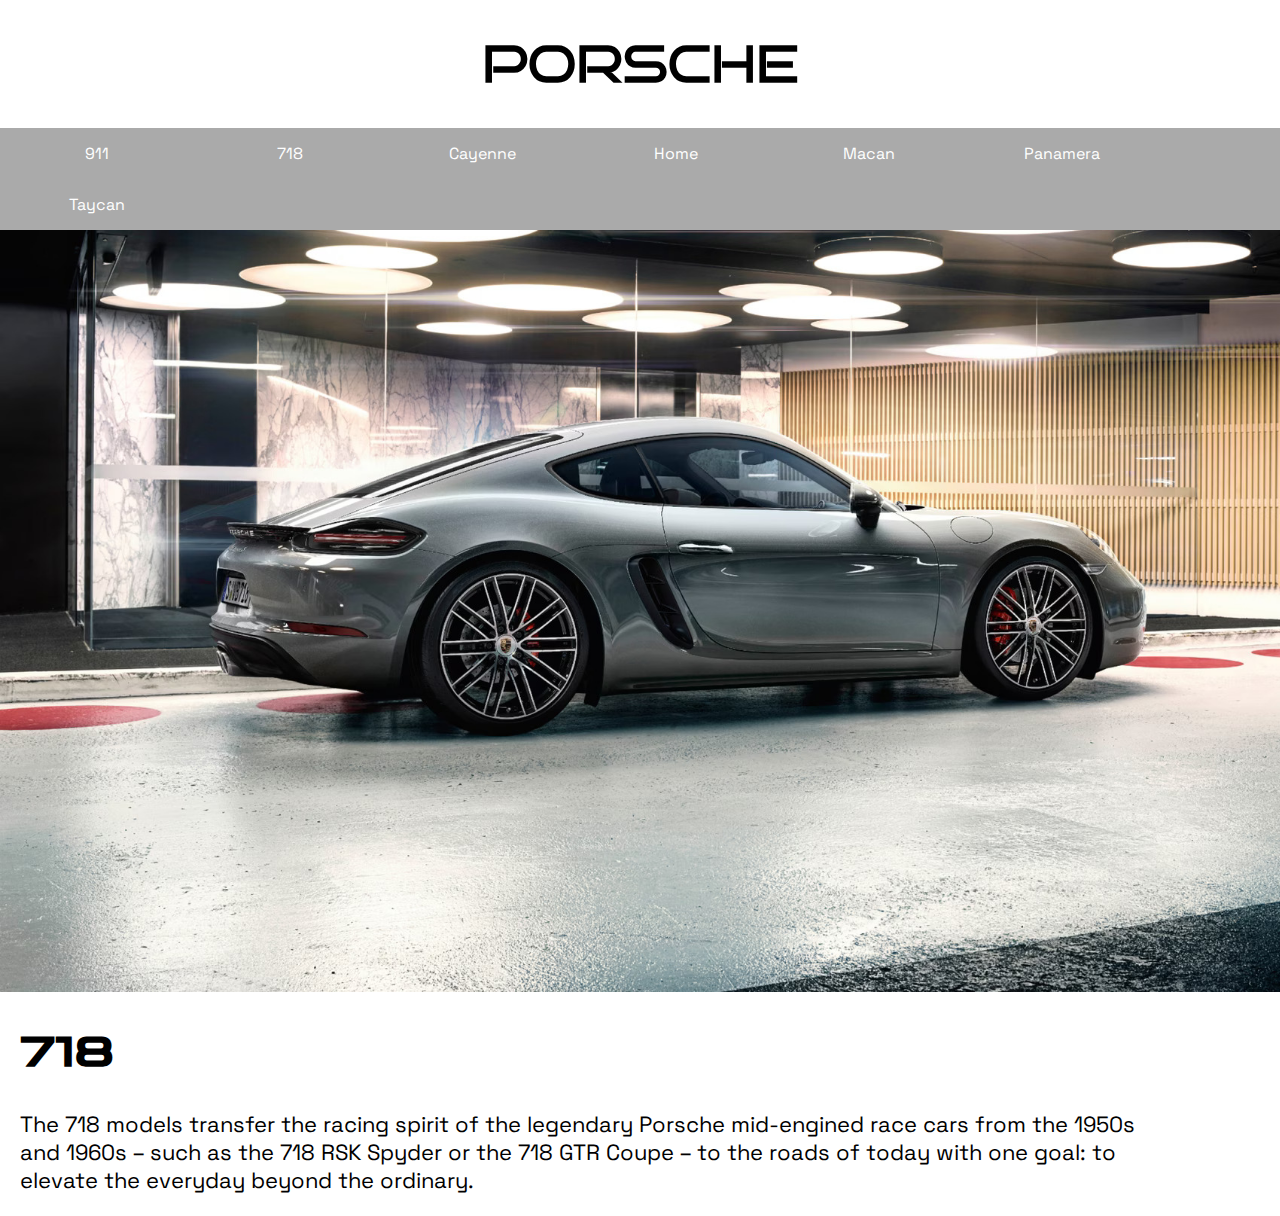
<file: CSS/718.html>
<!DOCTYPE html>
<html>
    <head>
        <link href='https://fonts.googleapis.com/css?family=Bruno Ace' rel='stylesheet'>
        <link href='https://fonts.googleapis.com/css?family=Space Grotesk' rel='stylesheet'>
        <link href='https://fonts.googleapis.com/css?family=Zen Dots' rel='stylesheet'>
        <title>Porsche Centre</title>
        <style>
            h1{
                text-align: center;
                font-family: 'Bruno Ace'; font-size: 50px;
            }
            h2{
                font-family: 'Zen Dots'; font-size: 40px;
            }
            body{
                margin:0px;
            }
            img{
                margin: 0px;
                width: 1355px;
            }
            main{
                margin-left: 20px;
                margin-right: 100px;
            }
            .navbar a{
                width:163px;
                color:white;
                font-family: 'Space Grotesk';
                text-decoration:none;
                padding:15px;
                display:block;
                text-align: center;
            }
            .navbar{
                justify-content: center;
            }
            a:hover{
                background-color:rgb(99, 99, 99);
            }
            .navbar ul{
                list-style-type:none ;
                background-color: rgb(170, 170, 170);
                padding: 0px;
                margin: 0px;
                overflow: hidden;
            }
            .navbar li{
                float:left;
            }
            p{
                font-family: 'Space Grotesk'; font-size: 22px;
            }
        </style>
    </head>
    <body>
        <header>
            <h1>PORSCHE</h1>
            <nav class="navbar">
                <ul>
                <li><a href="911.html">911</a></li>
                <li><a href="718.html">718</a></li>
                <li><a href="Cayenne.html">Cayenne</a></li>
                <li><a href="Home.html">Home</a></li>
                <li><a href="Macan.html">Macan</a></li>
                <li><a href="Panamera.html">Panamera</a></li>
                <li><a href="Taycan.html">Taycan</a></li>
                </ul>
            </nav>
        </header>

        <img src = "filters_format(avif).jpg">
        <main>
        <section class="718">
        <h2>718</h2>
        <p class="718">
        The 718 models transfer the racing spirit of the legendary Porsche mid-engined race cars from the 1950s and 1960s – such as the 718 RSK Spyder or the 718 GTR Coupe – to the roads of today with one goal: to elevate the everyday beyond the ordinary.
        </p>
        </section>
        </main>
    </body>
</html>
</file>
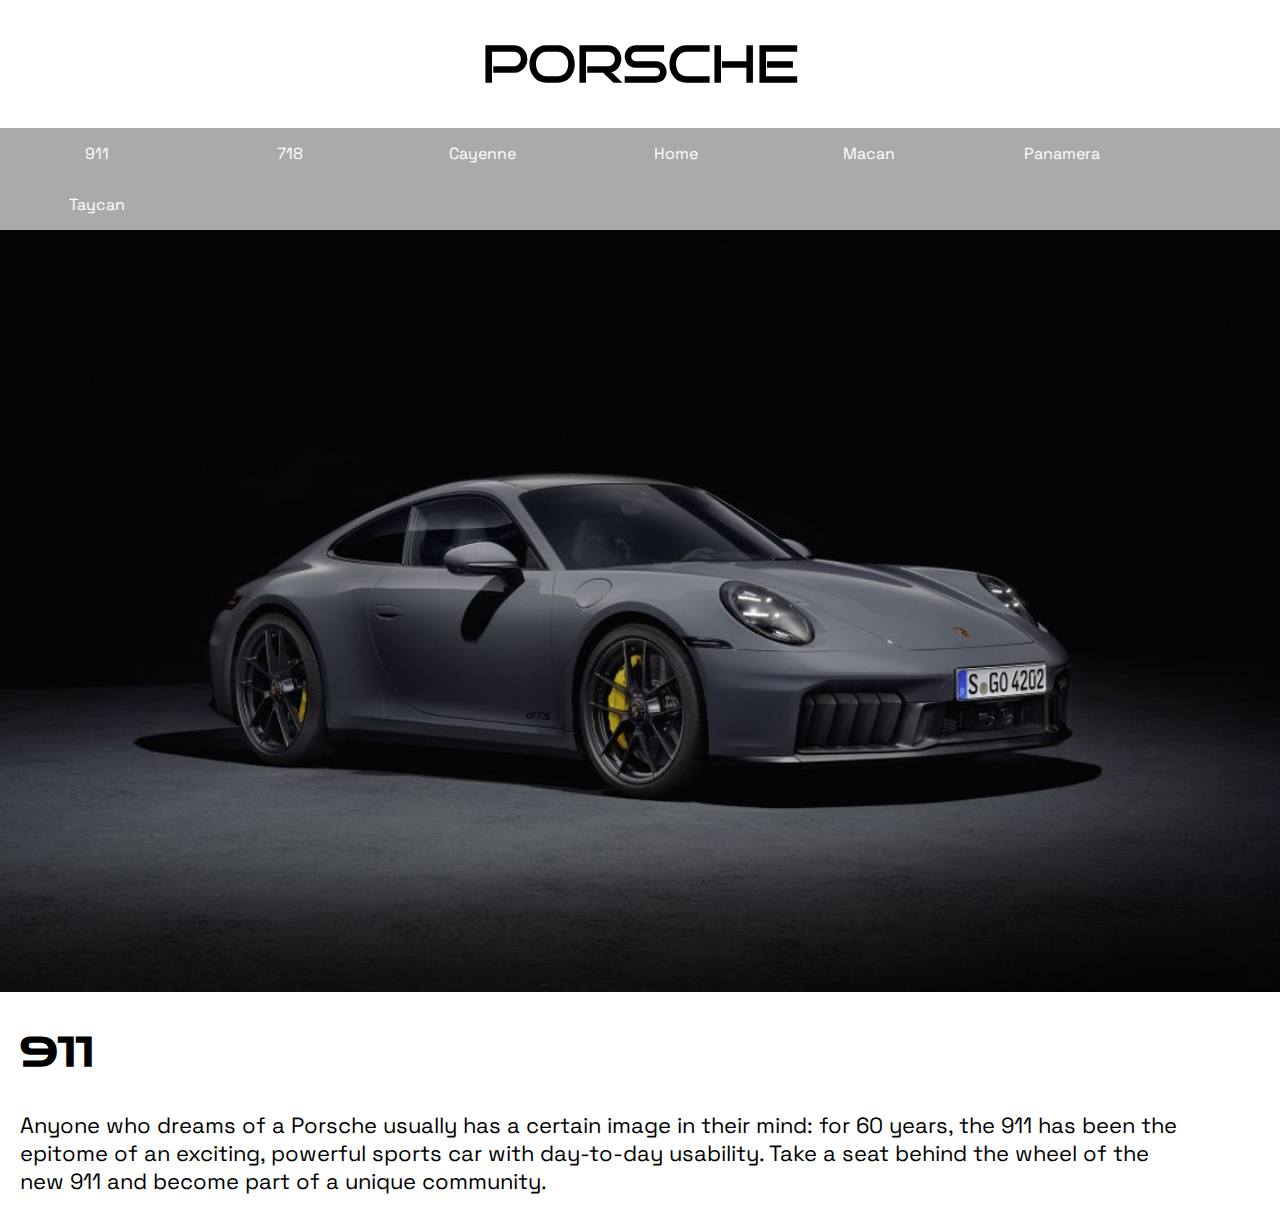
<file: CSS/911.html>
<!DOCTYPE html>
<html>
    <head>
        <link href='https://fonts.googleapis.com/css?family=Bruno Ace' rel='stylesheet'>
        <link href='https://fonts.googleapis.com/css?family=Space Grotesk' rel='stylesheet'>
        <link href='https://fonts.googleapis.com/css?family=Zen Dots' rel='stylesheet'>
        <title>Porsche Centre</title>
        <style>
            h1{
                text-align: center;
                font-family: 'Bruno Ace'; font-size: 50px;
            }
            h2{
                font-family: 'Zen Dots'; font-size: 40px;
            }
            body{
                margin:0px;
            }
            img{
                margin: 0px;
                width: 1355px;
            }
            main{
                margin-left: 20px;
                margin-right: 100px;
            }
            .navbar a{
                width:163px;
                color:white;
                font-family: 'Space Grotesk';
                text-decoration:none;
                padding:15px;
                display:block;
                text-align: center;
            }
            .navbar{
                justify-content: center;
            }
            a:hover{
                background-color:rgb(99, 99, 99);
            }
            .navbar ul{
                list-style-type:none ;
                background-color: rgb(170, 170, 170);
                padding: 0px;
                margin: 0px;
                overflow: hidden;
            }
            .navbar li{
                float:left;
            }
            p{
                font-family: 'Space Grotesk'; font-size: 22px;
            }
        </style>
    </head>
    <body>
        <header>
            <h1>PORSCHE</h1>
            <nav class="navbar">
                <ul>
                <li><a href="911.html">911</a></li>
                <li><a href="718.html">718</a></li>
                <li><a href="Cayenne.html">Cayenne</a></li>
                <li><a href="Home.html">Home</a></li>
                <li><a href="Macan.html">Macan</a></li>
                <li><a href="Panamera.html">Panamera</a></li>
                <li><a href="Taycan.html">Taycan</a></li>
                </ul>
            </nav>
        </header>

        <img src = "202405291511-main.cropped_1716970265.jpg">
        <main>
        <section class="911">
        <h2>911</h2>
        <p class="911">
        Anyone who dreams of a Porsche usually has a certain image in their mind: for 60 years, the 911 has been the epitome of an exciting, powerful sports car with day-to-day usability. Take a seat behind the wheel of the new 911 and become part of a unique community.
        </p>
        </section>
        </main>
    </body>
</html>
</file>
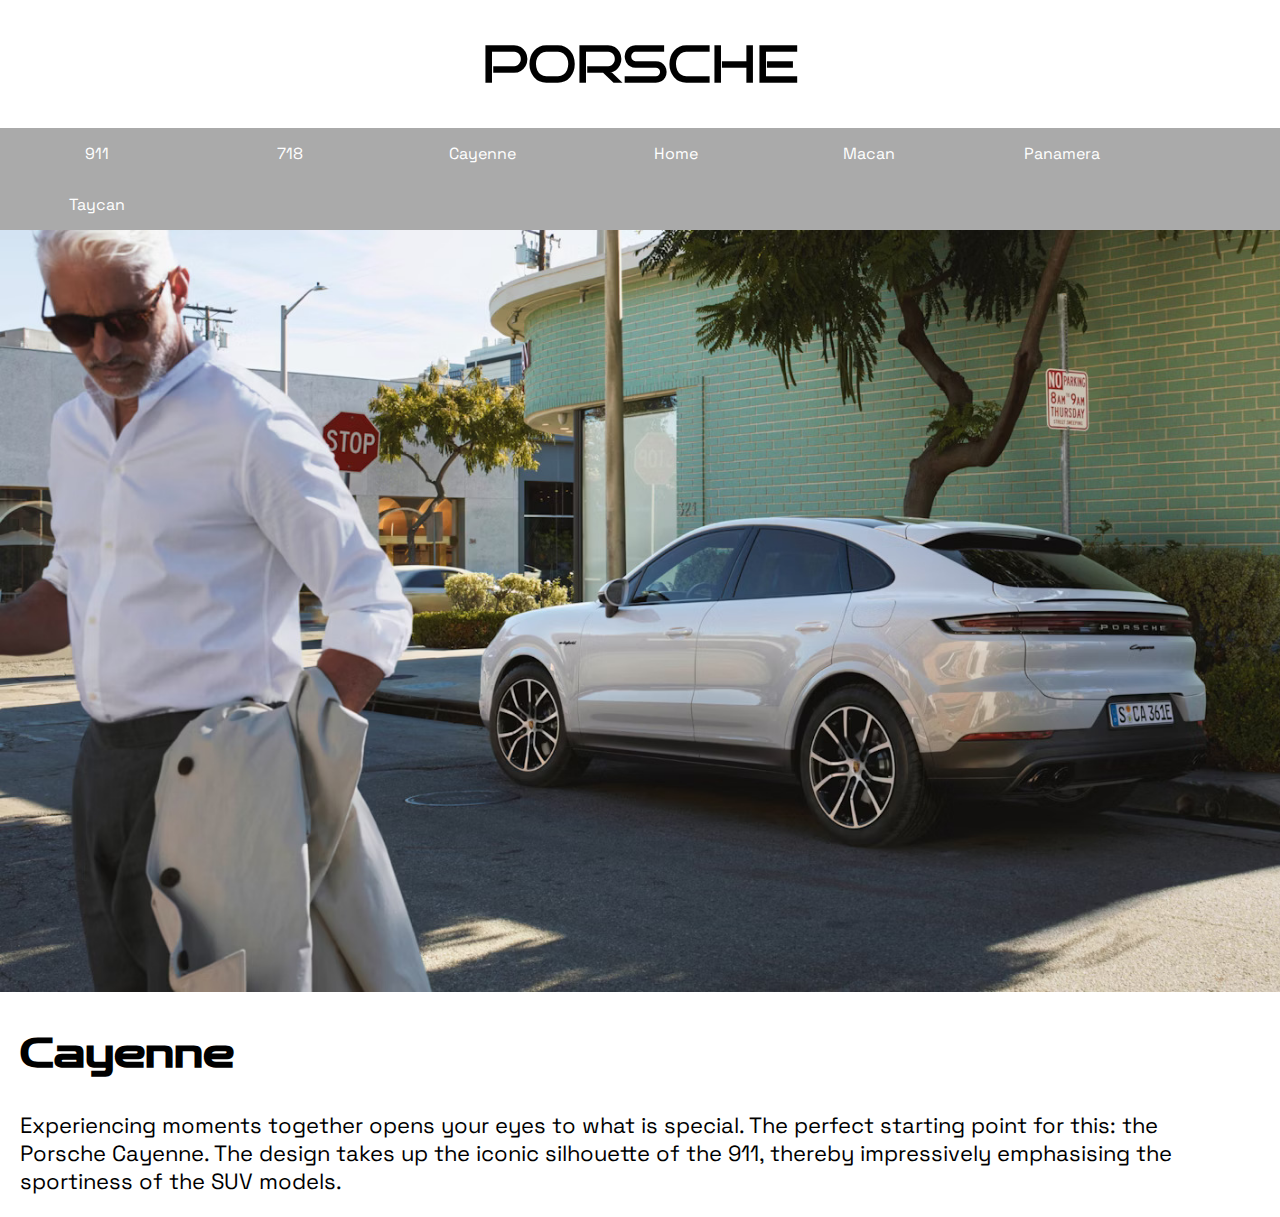
<file: CSS/Cayenne.html>
<!DOCTYPE html>
<html>
    <head>
        <link href='https://fonts.googleapis.com/css?family=Bruno Ace' rel='stylesheet'>
        <link href='https://fonts.googleapis.com/css?family=Space Grotesk' rel='stylesheet'>
        <link href='https://fonts.googleapis.com/css?family=Zen Dots' rel='stylesheet'>
        <title>Porsche Centre</title>
        <style>
            h1{
                text-align: center;
                font-family: 'Bruno Ace'; font-size: 50px;
            }
            h2{
                font-family: 'Zen Dots'; font-size: 40px;
            }
            body{
                margin:0px;
            }
            img{
                margin: 0px;
                width: 1355px;
            }
            main{
                margin-left: 20px;
                margin-right: 100px;
            }
            .navbar a{
                width:163px;
                color:white;
                font-family: 'Space Grotesk';
                text-decoration:none;
                padding:15px;
                display:block;
                text-align: center;
            }
            .navbar{
                justify-content: center;
            }
            a:hover{
                background-color:rgb(99, 99, 99);
            }
            .navbar ul{
                list-style-type:none ;
                background-color: rgb(170, 170, 170);
                padding: 0px;
                margin: 0px;
                overflow: hidden;
            }
            .navbar li{
                float:left;
            }
            p{
                font-family: 'Space Grotesk'; font-size: 22px;
            }
        </style>
    </head>
    <body>
        <header>
            <h1>PORSCHE</h1>
            <nav class="navbar">
                <ul>
                <li><a href="911.html">911</a></li>
                <li><a href="718.html">718</a></li>
                <li><a href="Cayenne.html">Cayenne</a></li>
                <li><a href="Home.html">Home</a></li>
                <li><a href="Macan.html">Macan</a></li>
                <li><a href="Panamera.html">Panamera</a></li>
                <li><a href="Taycan.html">Taycan</a></li>
                </ul>
            </nav>
        </header>

        <img src = "4E5FACEB7B784775B4F577498069C610_C6CA628F18634D29B4B2507E3DFEF26F_CY24J5OOX0007-cayenne-e-hybrid-coupe-parked.jpg">
        <main>
        <section class="Cayenne">
        <h2>Cayenne</h2>
        <p class="Cayenne">
        Experiencing moments together opens your eyes to what is special. The perfect starting point for this: the Porsche Cayenne. The design takes up the iconic silhouette of the 911, thereby impressively emphasising the sportiness of the SUV models.
        </p>
        </section>
        </main>
    </body>
</html>
</file>
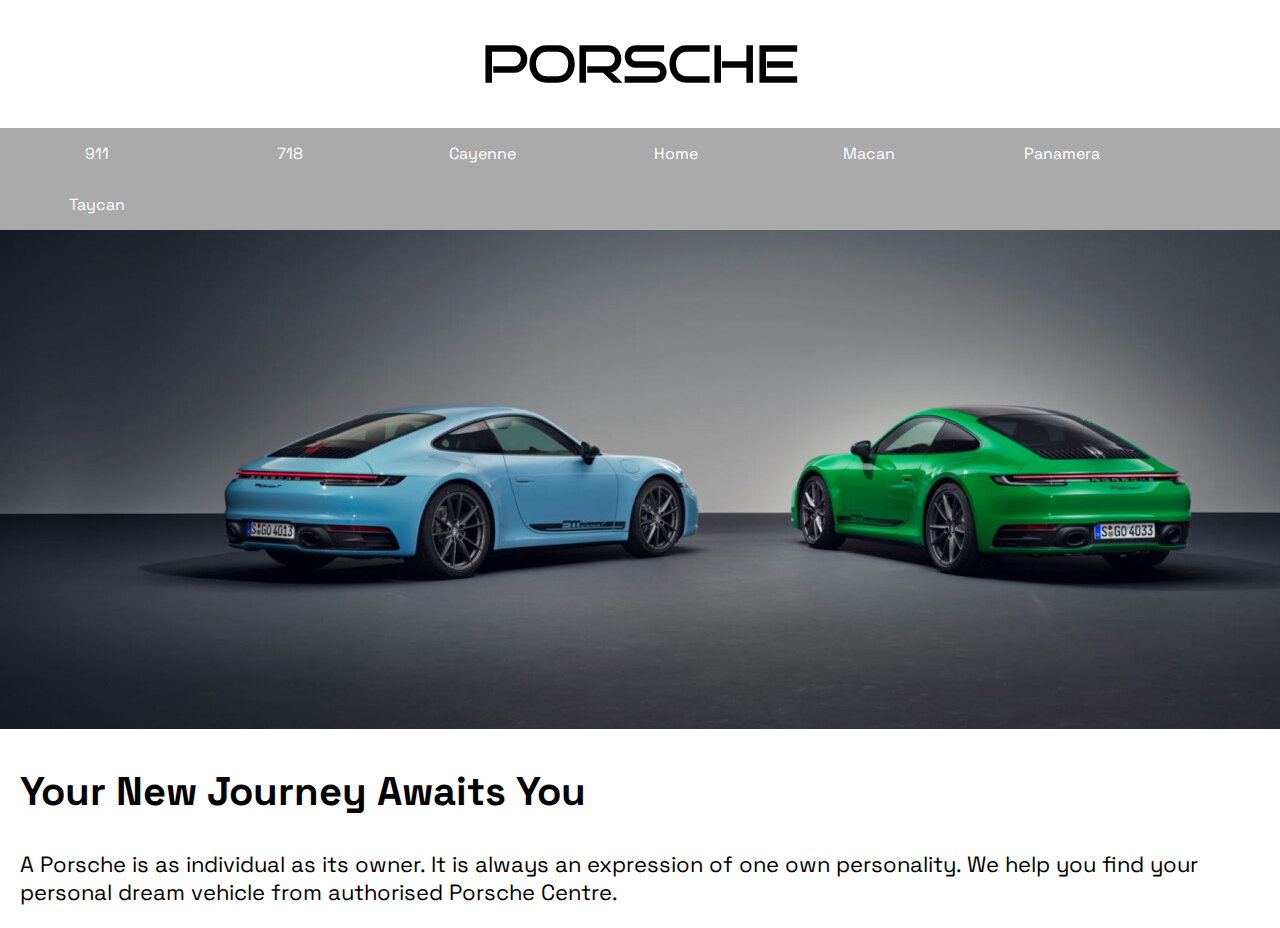
<file: CSS/Home.html>
<!DOCTYPE html>
<html>
    <head>
        <link href='https://fonts.googleapis.com/css?family=Bruno Ace' rel='stylesheet'>
        <link href='https://fonts.googleapis.com/css?family=Space Grotesk' rel='stylesheet'>
        <title>Porsche Centre</title>
        <style>
            h1{
                text-align: center;
                font-family: 'Bruno Ace'; font-size: 50px;
            }
            h2{
                font-family: 'Space Grotesk'; font-size: 40px;
            }
            body{
                margin:0px;
            }
            img{
                margin: 0px;
            }
            main{
                margin-left: 20px;
                margin-right: 20px;
            }
            .navbar a{
                width:163px;
                color:white;
                font-family: 'Space Grotesk';
                text-decoration:none;
                padding:15px;
                display:block;
                text-align: center;
            }
            .navbar{
                justify-content: center;
            }
            a:hover{
                background-color:rgb(99, 99, 99);
            }
            .navbar ul{
                list-style-type:none ;
                background-color: rgb(170, 170, 170);
                padding: 0px;
                margin: 0px;
                overflow: hidden;
            }
            .navbar li{
                float:left;
            }
            p{
                font-family: 'Space Grotesk'; font-size: 22px;
            }
        </style>
    </head>
    <body>
        <header>
            <h1>PORSCHE</h1>
            <nav class="navbar">
                <ul>
                <li><a href="911.html">911</a></li>
                <li><a href="718.html">718</a></li>
                <li><a href="Cayenne.html">Cayenne</a></li>
                <li><a href="Home.html">Home</a></li>
                <li><a href="Macan.html">Macan</a></li>
                <li><a href="Panamera.html">Panamera</a></li>
                <li><a href="Taycan.html">Taycan</a></li>
                </ul>
            </nav>
        </header>

        <img src = "ZMWLoZLI35Xosl7PfgpZ821sGG0UFL4rTWoC7ztr.jpg">
        <main>
        <section class="Home">
        <h2>Your New Journey Awaits You</h2>
        <p class="Home">
        A Porsche is as individual as its owner. It is always an expression of one own personality. We help you find your personal dream vehicle from authorised Porsche Centre.
        </p>
        </section>
        </main>
    </body>
</html>
</file>
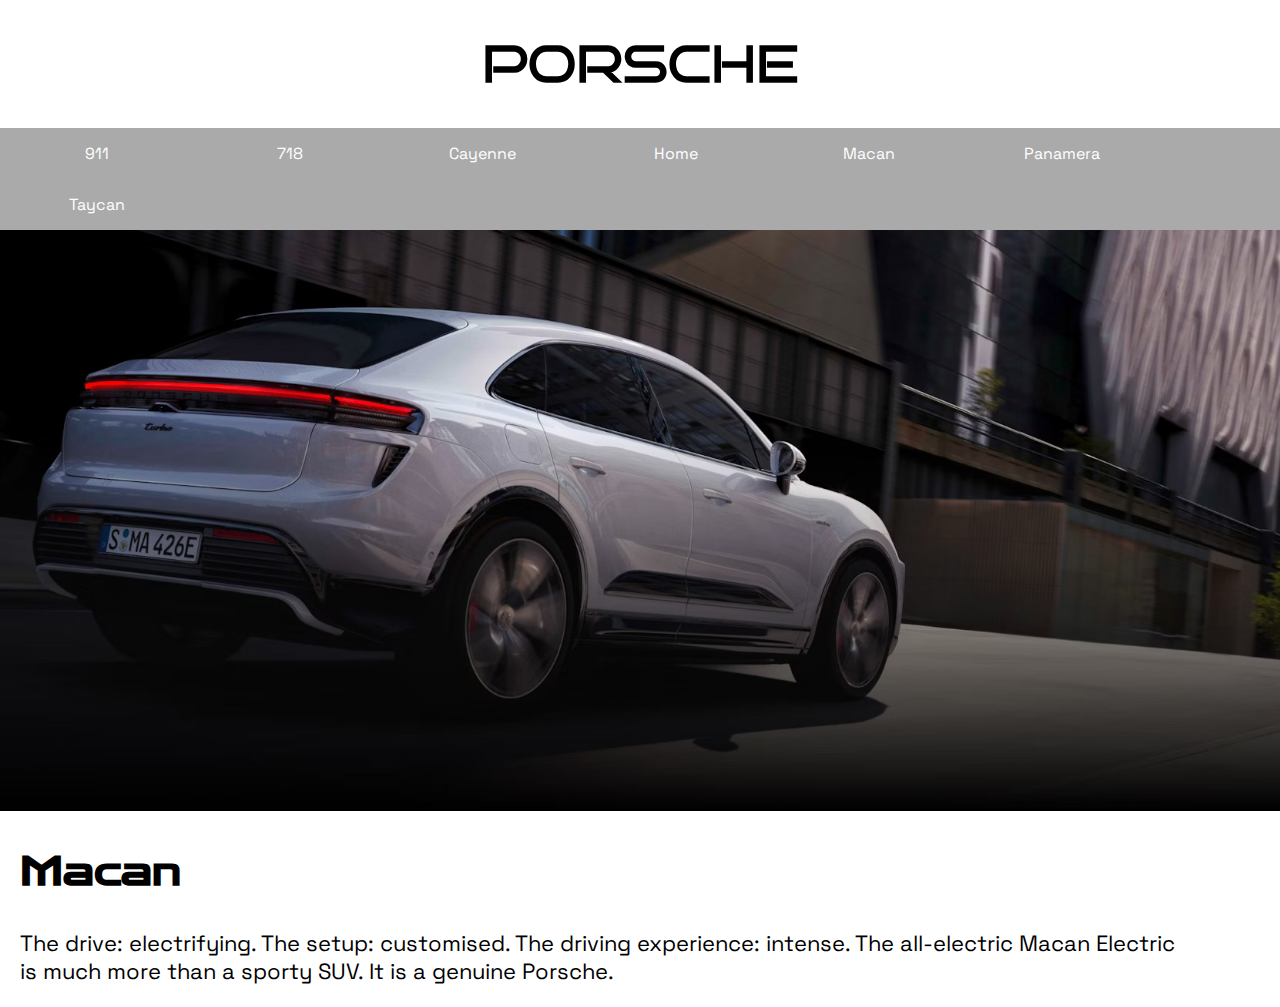
<file: CSS/Macan.html>
<!DOCTYPE html>
<html>
    <head>
        <link href='https://fonts.googleapis.com/css?family=Bruno Ace' rel='stylesheet'>
        <link href='https://fonts.googleapis.com/css?family=Space Grotesk' rel='stylesheet'>
        <link href='https://fonts.googleapis.com/css?family=Zen Dots' rel='stylesheet'>
        <title>Porsche Centre</title>
        <style>
            h1{
                text-align: center;
                font-family: 'Bruno Ace'; font-size: 50px;
            }
            h2{
                font-family: 'Zen Dots'; font-size: 40px;
            }
            body{
                margin:0px;
            }
            img{
                margin: 0px;
                width: 1355px;
            }
            main{
                margin-left: 20px;
                margin-right: 100px;
            }
            .navbar a{
                width:163px;
                color:white;
                font-family: 'Space Grotesk';
                text-decoration:none;
                padding:15px;
                display:block;
                text-align: center;
            }
            .navbar{
                justify-content: center;
            }
            a:hover{
                background-color:rgb(99, 99, 99);
            }
            .navbar ul{
                list-style-type:none ;
                background-color: rgb(170, 170, 170);
                padding: 0px;
                margin: 0px;
                overflow: hidden;
            }
            .navbar li{
                float:left;
            }
            p{
                font-family: 'Space Grotesk'; font-size: 22px;
            }
        </style>
    </head>
    <body>
        <header>
            <h1>PORSCHE</h1>
            <nav class="navbar">
                <ul>
                <li><a href="911.html">911</a></li>
                <li><a href="718.html">718</a></li>
                <li><a href="Cayenne.html">Cayenne</a></li>
                <li><a href="Home.html">Home</a></li>
                <li><a href="Macan.html">Macan</a></li>
                <li><a href="Panamera.html">Panamera</a></li>
                <li><a href="Taycan.html">Taycan</a></li>
                </ul>
            </nav>
        </header>

        <img src = "FBC1D727A6554C828E16A3FD749F09E9_AD595E81F5944572AAF883C4B3044314_MA24T4EOX0005-macan-turbo-rear.jpg">
        <main>
        <section class="Macan">
        <h2>Macan</h2>
        <p class="Macan">
        The drive: electrifying. The setup: customised. The driving experience: intense. The all-electric Macan Electric is much more than a sporty SUV. It is a genuine Porsche.
        </p>
        </section>
        </main>
    </body>
</html>
</file>
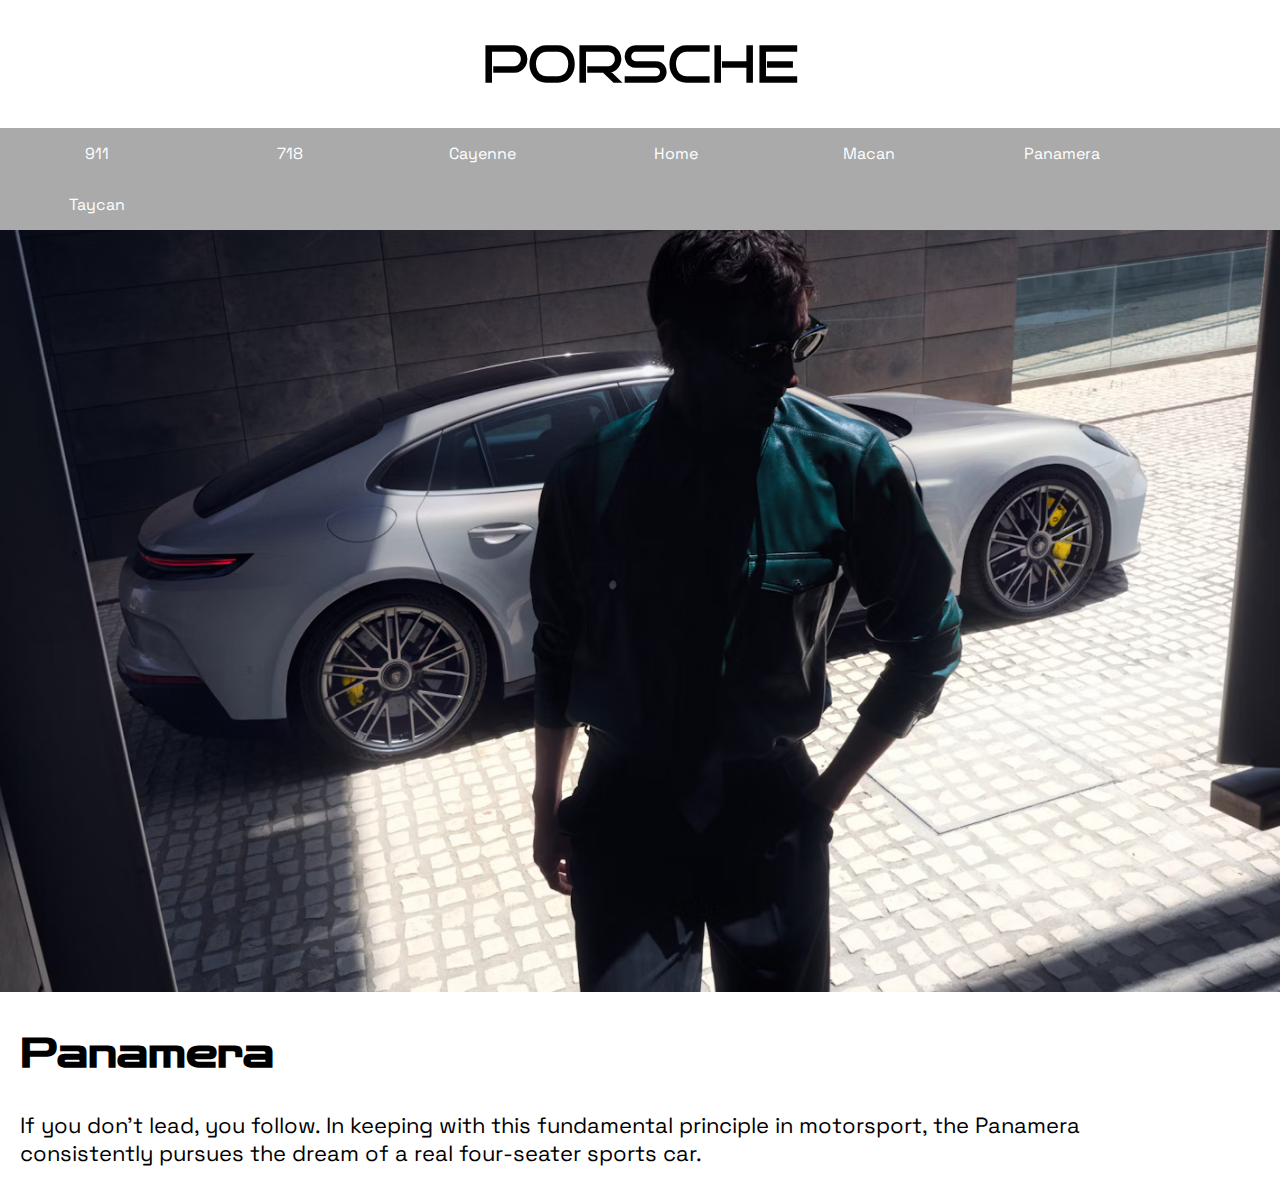
<file: CSS/Panamera.html>
<!DOCTYPE html>
<html>
    <head>
        <link href='https://fonts.googleapis.com/css?family=Bruno Ace' rel='stylesheet'>
        <link href='https://fonts.googleapis.com/css?family=Space Grotesk' rel='stylesheet'>
        <link href='https://fonts.googleapis.com/css?family=Zen Dots' rel='stylesheet'>
        <title>Porsche Centre</title>
        <style>
            h1{
                text-align: center;
                font-family: 'Bruno Ace'; font-size: 50px;
            }
            h2{
                font-family: 'Zen Dots'; font-size: 40px;
            }
            body{
                margin:0px;
            }
            img{
                margin: 0px;
                width: 1355px;
            }
            main{
                margin-left: 20px;
                margin-right: 100px;
            }
            .navbar a{
                width:163px;
                color:white;
                font-family: 'Space Grotesk';
                text-decoration:none;
                padding:15px;
                display:block;
                text-align: center;
            }
            .navbar{
                justify-content: center;
            }
            a:hover{
                background-color:rgb(99, 99, 99);
            }
            .navbar ul{
                list-style-type:none ;
                background-color: rgb(170, 170, 170);
                padding: 0px;
                margin: 0px;
                overflow: hidden;
            }
            .navbar li{
                float:left;
            }
            p{
                font-family: 'Space Grotesk'; font-size: 22px;
            }
        </style>
    </head>
    <body>
        <header>
            <h1>PORSCHE</h1>
            <nav class="navbar">
                <ul>
                <li><a href="911.html">911</a></li>
                <li><a href="718.html">718</a></li>
                <li><a href="Cayenne.html">Cayenne</a></li>
                <li><a href="Home.html">Home</a></li>
                <li><a href="Macan.html">Macan</a></li>
                <li><a href="Panamera.html">Panamera</a></li>
                <li><a href="Taycan.html">Taycan</a></li>
                </ul>
            </nav>
        </header>

        <img src = "40D3F2898EB145B88E19A584F8F1926F_B62E0DFC3BBF4B9685EB3D7BD9D191F7_PA24P5JOX0010-turbo-s-side.jpg">
        <main>
        <section class="Panamera">
        <h2>Panamera</h2>
        <p class="Cayenne">
        If you don’t lead, you follow. In keeping with this fundamental principle in motorsport, the Panamera consistently pursues the dream of a real four-seater sports car.
        </p>
        </section>
        </main>
    </body>
</html>
</file>
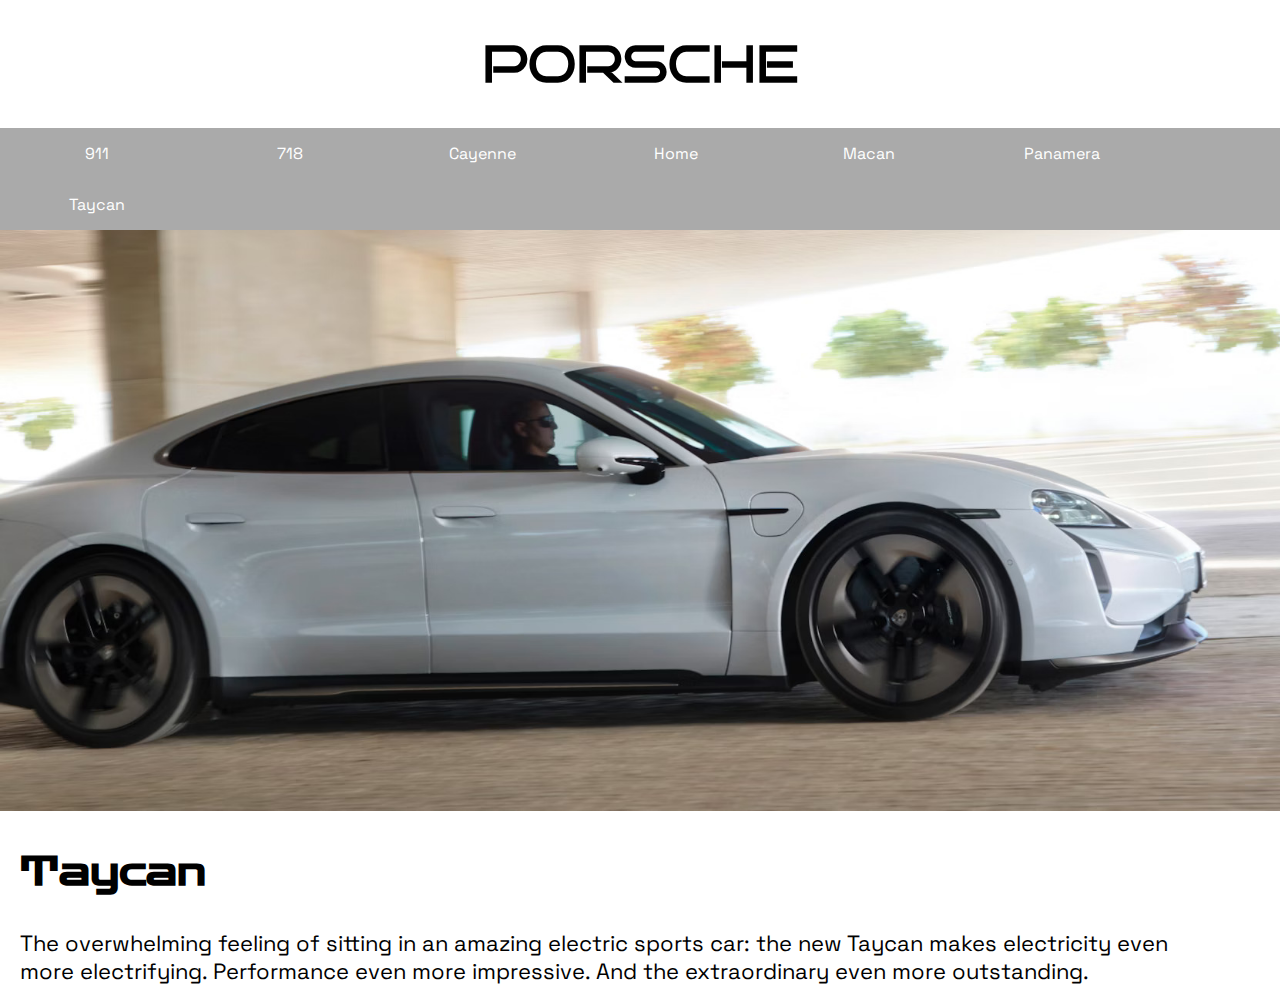
<file: CSS/Taycan.html>
<!DOCTYPE html>
<html>
    <head>
        <link href='https://fonts.googleapis.com/css?family=Bruno Ace' rel='stylesheet'>
        <link href='https://fonts.googleapis.com/css?family=Space Grotesk' rel='stylesheet'>
        <link href='https://fonts.googleapis.com/css?family=Zen Dots' rel='stylesheet'>
        <title>Porsche Centre</title>
        <style>
            h1{
                text-align: center;
                font-family: 'Bruno Ace'; font-size: 50px;
            }
            h2{
                font-family: 'Zen Dots'; font-size: 40px;
            }
            body{
                margin:0px;
            }
            img{
                margin: 0px;
                width: 1355px;
            }
            main{
                margin-left: 20px;
                margin-right: 100px;
            }
            .navbar a{
                width:163px;
                color:white;
                font-family: 'Space Grotesk';
                text-decoration:none;
                padding:15px;
                display:block;
                text-align: center;
            }
            .navbar{
                justify-content: center;
            }
            a:hover{
                background-color:rgb(99, 99, 99);
            }
            .navbar ul{
                list-style-type:none ;
                background-color: rgb(170, 170, 170);
                padding: 0px;
                margin: 0px;
                overflow: hidden;
            }
            .navbar li{
                float:left;
            }
            p{
                font-family: 'Space Grotesk'; font-size: 22px;
            }
        </style>
    </head>
    <body>
        <header>
            <h1>PORSCHE</h1>
            <nav class="navbar">
                <ul>
                <li><a href="911.html">911</a></li>
                <li><a href="718.html">718</a></li>
                <li><a href="Cayenne.html">Cayenne</a></li>
                <li><a href="Home.html">Home</a></li>
                <li><a href="Macan.html">Macan</a></li>
                <li><a href="Panamera.html">Panamera</a></li>
                <li><a href="Taycan.html">Taycan</a></li>
                </ul>
            </nav>
        </header>

        <img src = "BA0053F1F0204B38BCD792602168AB8C_77F61F59AF994EBEA03CF6144D6790C7_TA24Q3EOX0003-taycan-turbo-s-driving-sideshot.jpg">
        <main>
        <section class="Taycan">
        <h2>Taycan</h2>
        <p class="Taycan">
        The overwhelming feeling of sitting in an amazing electric sports car: the new Taycan makes electricity even more electrifying. Performance even more impressive. And the extraordinary even more outstanding.
        </p>
        </section>
        </main>
    </body>
</html>
</file>
